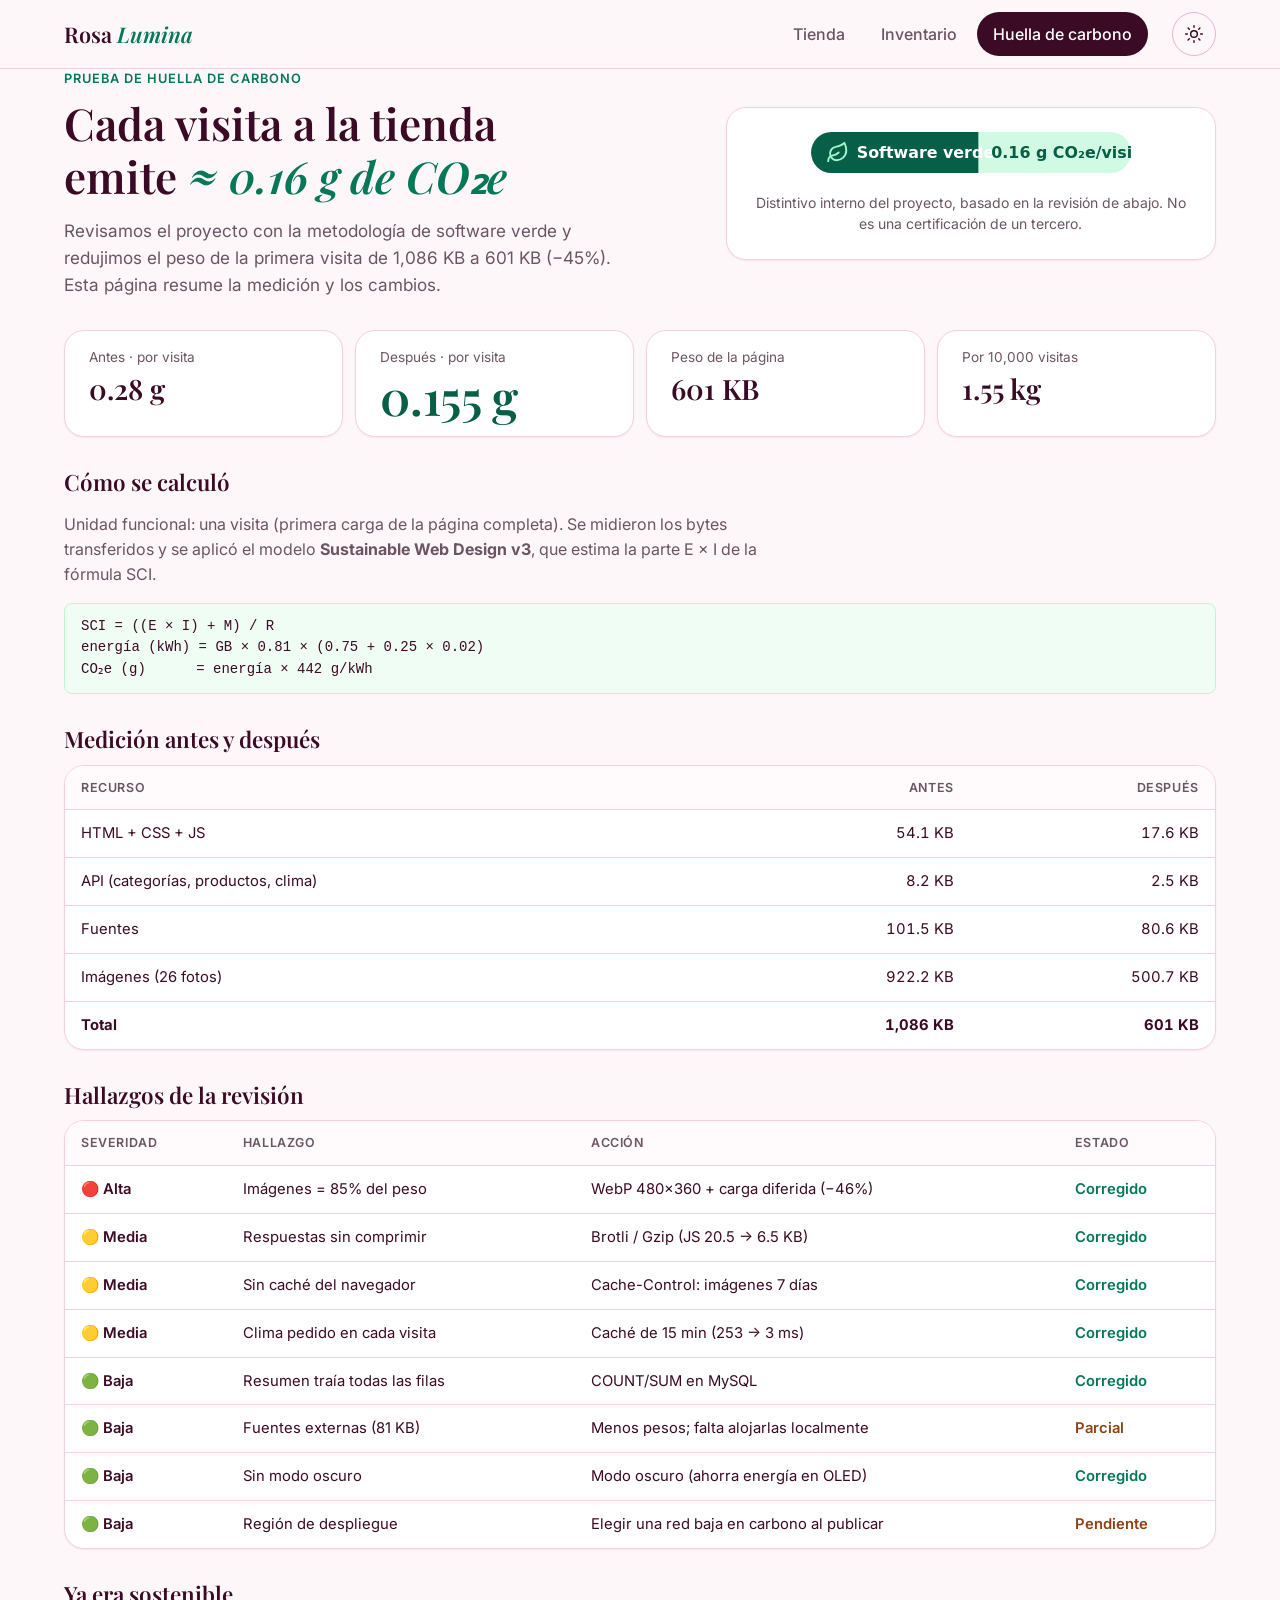
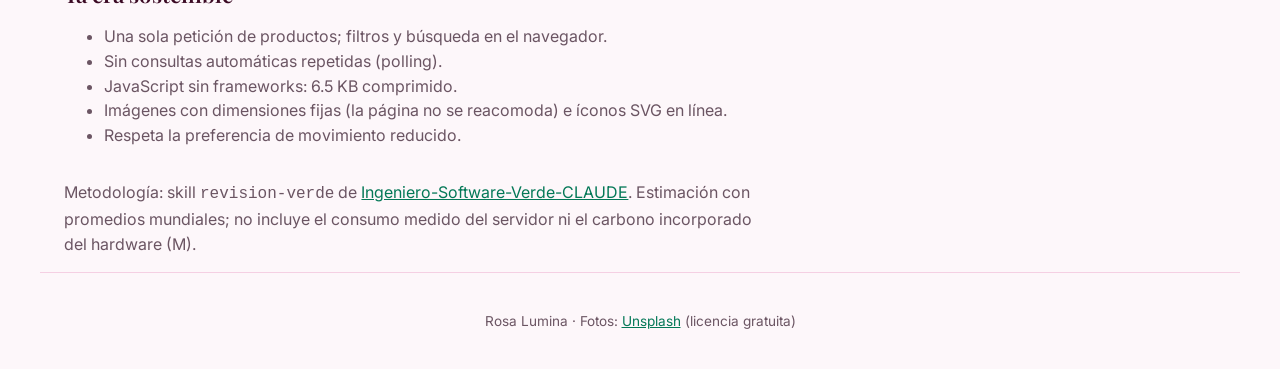
<file: wwwroot/sostenibilidad.html>
<!doctype html>
<html lang="es">
<head>
  <meta charset="utf-8">
  <meta name="viewport" content="width=device-width, initial-scale=1">
  <meta name="color-scheme" content="light dark">
  <script src="js/tema.js?v=2"></script>
  <title>Huella de carbono · Rosa Lumina</title>
  <link rel="preconnect" href="https://fonts.googleapis.com">
  <link rel="preconnect" href="https://fonts.gstatic.com" crossorigin>
  <link href="https://fonts.googleapis.com/css2?family=Inter:wght@400;500;600&family=Playfair+Display:wght@600&display=swap" rel="stylesheet">
  <link rel="stylesheet" href="css/styles.css?v=2">
  <style>
    .verde { --color-primary: #047857; --color-ring: #047857; }
    .tabs + .theme-btn { margin-left: var(--s-2); }
    .verde .eyebrow { color: var(--color-primary); }
    :root[data-theme="dark"] .verde { --color-primary: #34d399; --color-ring: #34d399; --color-on-primary: #04281c; }
    :root[data-theme="dark"] .grande { color: #6ee7b7 !important; }
    :root[data-theme="dark"] .formula { background: #0f2e25 !important; border-color: #1f5141 !important; color: var(--color-fg); }
    .intro { display: grid; gap: var(--s-5); align-items: center; margin-bottom: var(--s-6); }
    @media (min-width: 860px) { .intro { grid-template-columns: 1.3fr 1fr; } }
    .sello { padding: var(--s-5); text-align: center; }
    .sello img { width: 100%; max-width: 320px; height: auto; }
    .sello p { color: var(--color-muted-fg); font-size: .875rem; margin: var(--s-3) 0 0; }
    .grande { font: 600 3rem/1 var(--font-display); color: #065f46; font-variant-numeric: tabular-nums; }
    .compara { display: grid; gap: var(--s-3); grid-template-columns: repeat(auto-fit, minmax(180px, 1fr)); margin-bottom: var(--s-6); }
    h2.sec { font-size: 1.4rem; margin: var(--s-6) 0 var(--s-3); }
    .card.pad { padding: var(--s-4) var(--s-5); }
    .formula { font-family: ui-monospace, "Cascadia Code", monospace; font-size: .875rem; background: #f0fdf4; border: 1px solid #bbf7d0; border-radius: var(--radius-sm); padding: var(--s-3) var(--s-4); overflow-x: auto; white-space: pre; }
    .sev { font-weight: 600; white-space: nowrap; }
    .estado-ok { color: var(--color-success); font-weight: 600; }
    .estado-pend { color: var(--color-warning); font-weight: 600; }
    .prose { max-width: 70ch; color: var(--color-muted-fg); }
  </style>
</head>
<body class="verde">
  <a class="skip-link" href="#main">Saltar al contenido</a>
  <header class="topbar">
    <div class="container topbar-inner">
      <a href="./" class="logo"><span>Rosa <em>Lumina</em></span></a>
      <nav class="tabs" aria-label="Secciones">
        <a href="./#tienda" class="tab">Tienda</a>
        <a href="./#inventario" class="tab">Inventario</a>
        <a href="sostenibilidad.html" class="tab" aria-current="page">Huella de carbono</a>
      </nav>
      <button class="btn btn-ghost theme-btn" id="btnTema" aria-pressed="false" aria-label="Cambiar a modo oscuro">
        <svg class="icon i-sol" aria-hidden="true" viewBox="0 0 24 24"><circle cx="12" cy="12" r="4"/><path d="M12 2v2M12 20v2m-7.07-17.07 1.41 1.41m11.32 11.32 1.41 1.41M2 12h2m16 0h2M6.34 17.66l-1.41 1.41M19.07 4.93l-1.41 1.41"/></svg>
        <svg class="icon i-luna" aria-hidden="true" viewBox="0 0 24 24"><path d="M12 3a6 6 0 0 0 9 9 9 9 0 1 1-9-9Z"/></svg>
      </button>
    </div>
  </header>

  <main id="main" class="container">
    <section class="intro">
      <div>
        <p class="eyebrow">Prueba de huella de carbono</p>
        <h1>Cada visita a la tienda emite <em>≈ 0.16 g de CO₂e</em></h1>
        <p class="lead">Revisamos el proyecto con la metodología de software verde y redujimos el peso de la primera visita
          de 1,086 KB a 601 KB (−45%). Esta página resume la medición y los cambios.</p>
      </div>
      <div class="card sello">
        <img src="img/distintivo-verde.svg" width="252" height="32" alt="Distintivo Software verde: 0.16 g de CO2e por visita">
        <p>Distintivo interno del proyecto, basado en la revisión de abajo. No es una certificación de un tercero.</p>
      </div>
    </section>

    <div class="compara">
      <div class="card stat"><div class="stat-label">Antes · por visita</div><div class="stat-value">0.28 g</div></div>
      <div class="card stat"><div class="stat-label">Después · por visita</div><div class="stat-value grande">0.155 g</div></div>
      <div class="card stat"><div class="stat-label">Peso de la página</div><div class="stat-value">601 KB</div></div>
      <div class="card stat"><div class="stat-label">Por 10,000 visitas</div><div class="stat-value">1.55 kg</div></div>
    </div>

    <h2 class="sec">Cómo se calculó</h2>
    <p class="prose">Unidad funcional: una visita (primera carga de la página completa). Se midieron los bytes transferidos
      y se aplicó el modelo <strong>Sustainable Web Design v3</strong>, que estima la parte E × I de la fórmula SCI.</p>
    <div class="formula">SCI = ((E × I) + M) / R
energía (kWh) = GB × 0.81 × (0.75 + 0.25 × 0.02)
CO₂e (g)      = energía × 442 g/kWh</div>

    <h2 class="sec">Medición antes y después</h2>
    <div class="card table-card">
      <div class="table-wrap">
        <table>
          <thead><tr><th scope="col">Recurso</th><th scope="col" class="num">Antes</th><th scope="col" class="num">Después</th></tr></thead>
          <tbody>
            <tr><td>HTML + CSS + JS</td><td class="num">54.1 KB</td><td class="num">17.6 KB</td></tr>
            <tr><td>API (categorías, productos, clima)</td><td class="num">8.2 KB</td><td class="num">2.5 KB</td></tr>
            <tr><td>Fuentes</td><td class="num">101.5 KB</td><td class="num">80.6 KB</td></tr>
            <tr><td>Imágenes (26 fotos)</td><td class="num">922.2 KB</td><td class="num">500.7 KB</td></tr>
            <tr><td><strong>Total</strong></td><td class="num"><strong>1,086 KB</strong></td><td class="num"><strong>601 KB</strong></td></tr>
          </tbody>
        </table>
      </div>
    </div>

    <h2 class="sec">Hallazgos de la revisión</h2>
    <div class="card table-card">
      <div class="table-wrap">
        <table>
          <thead><tr><th scope="col">Severidad</th><th scope="col">Hallazgo</th><th scope="col">Acción</th><th scope="col">Estado</th></tr></thead>
          <tbody>
            <tr><td class="sev">🔴 Alta</td><td>Imágenes = 85% del peso</td><td>WebP 480×360 + carga diferida (−46%)</td><td class="estado-ok">Corregido</td></tr>
            <tr><td class="sev">🟡 Media</td><td>Respuestas sin comprimir</td><td>Brotli / Gzip (JS 20.5 → 6.5 KB)</td><td class="estado-ok">Corregido</td></tr>
            <tr><td class="sev">🟡 Media</td><td>Sin caché del navegador</td><td>Cache-Control: imágenes 7 días</td><td class="estado-ok">Corregido</td></tr>
            <tr><td class="sev">🟡 Media</td><td>Clima pedido en cada visita</td><td>Caché de 15 min (253 → 3 ms)</td><td class="estado-ok">Corregido</td></tr>
            <tr><td class="sev">🟢 Baja</td><td>Resumen traía todas las filas</td><td>COUNT/SUM en MySQL</td><td class="estado-ok">Corregido</td></tr>
            <tr><td class="sev">🟢 Baja</td><td>Fuentes externas (81 KB)</td><td>Menos pesos; falta alojarlas localmente</td><td class="estado-pend">Parcial</td></tr>
            <tr><td class="sev">🟢 Baja</td><td>Sin modo oscuro</td><td>Modo oscuro (ahorra energía en OLED)</td><td class="estado-ok">Corregido</td></tr>
            <tr><td class="sev">🟢 Baja</td><td>Región de despliegue</td><td>Elegir una red baja en carbono al publicar</td><td class="estado-pend">Pendiente</td></tr>
          </tbody>
        </table>
      </div>
    </div>

    <h2 class="sec">Ya era sostenible</h2>
    <ul class="prose">
      <li>Una sola petición de productos; filtros y búsqueda en el navegador.</li>
      <li>Sin consultas automáticas repetidas (polling).</li>
      <li>JavaScript sin frameworks: 6.5 KB comprimido.</li>
      <li>Imágenes con dimensiones fijas (la página no se reacomoda) e íconos SVG en línea.</li>
      <li>Respeta la preferencia de movimiento reducido.</li>
    </ul>

    <p class="prose" style="margin-top:var(--s-6)">Metodología: skill <code>revision-verde</code> de
      <a href="https://github.com/Interdato-SostenibilidadDigital/Ingeniero-Software-Verde-CLAUDE" target="_blank" rel="noopener">Ingeniero-Software-Verde-CLAUDE</a>.
      Estimación con promedios mundiales; no incluye el consumo medido del servidor ni el carbono incorporado del hardware (M).</p>
  </main>

  <footer class="footer container">
    <p>Rosa Lumina · Fotos: <a href="https://unsplash.com" target="_blank" rel="noopener">Unsplash</a> (licencia gratuita)</p>
  </footer>
</body>
</html>
</file>
<file: wwwroot/css/styles.css>
/* =========================================================
   ROSA LUMINA · Sistema de diseño
   Estilo: minimalista · Paleta: rosa + lavanda (belleza)
   Tipografía: Playfair Display (títulos) + Inter (texto)
   ========================================================= */

:root {
  /* Colores semánticos */
  --color-primary: #be185d;          /* rosa profundo, texto blanco 6.2:1 */
  --color-primary-hover: #9d174d;
  --color-on-primary: #ffffff;
  --color-secondary: #fce7f3;
  --color-accent: #7c3aed;           /* lavanda */
  --color-accent-soft: #f3e8ff;
  --color-bg: #fdf7fa;
  --color-card: #ffffff;
  --color-fg: #3b0a24;
  --color-muted-fg: #6b5563;
  --color-border: #f5d0e3;
  --color-border-strong: #e9b3cf;
  --color-success: #047857;
  --color-success-bg: #d1fae5;
  --color-warning: #92400e;
  --color-warning-bg: #fef3c7;
  --color-danger: #b91c1c;
  --color-danger-bg: #fee2e2;
  --color-ring: #be185d;
  --color-on-fg: #ffffff;
  --color-on-danger: #ffffff;
  --color-danger-hover: #991b1b;
  --color-surface-2: #fffafc;        /* encabezados de tabla, hover */
  --color-input: #ffffff;
  --color-topbar: rgb(253 247 250 / .85);
  --color-backdrop: rgb(59 10 36 / .45);
  --color-ring-soft: rgb(190 24 93 / .18);
  --color-invalid-bg: #fffafa;
  --color-tile-icon: rgb(59 10 36 / .55);
  --skeleton-a: #f6e7ef;
  --skeleton-b: #fbf2f7;
  --tile-1: #fce7f3, #fbcfe8;
  --tile-2: #ecfdf5, #d1fae5;
  --tile-3: #fff7ed, #fed7aa;
  --tile-4: #f3e8ff, #e9d5ff;
  --tile-5: #fdf2f8, #e0e7ff;
  --tile-6: #ffe4e6, #fecdd3;
  --tile-x: #f5f5f4, #e7e5e4;
  color-scheme: light;

  /* Tipografía */
  --font-display: "Playfair Display", Georgia, serif;
  --font-body: "Inter", system-ui, -apple-system, "Segoe UI", sans-serif;

  /* Espaciado (escala 4/8) */
  --s-1: 4px; --s-2: 8px; --s-3: 12px; --s-4: 16px;
  --s-5: 24px; --s-6: 32px; --s-7: 48px; --s-8: 64px;

  /* Forma y elevación */
  --radius-sm: 8px;
  --radius: 14px;
  --radius-lg: 20px;
  --shadow-sm: 0 1px 2px rgb(59 10 36 / .06);
  --shadow: 0 4px 16px rgb(59 10 36 / .08);
  --shadow-lg: 0 16px 48px rgb(59 10 36 / .18);

  /* Movimiento */
  --t-fast: 150ms;
  --t: 220ms;
  --ease-out: cubic-bezier(.2, .8, .2, 1);

  /* Capas */
  --z-header: 20;
  --z-toast: 100;
}

/* ---------- Tema oscuro ----------
   Tonos desaturados (no colores invertidos). Contraste AA verificado:
   texto #f8e8f0 sobre #241820 ≈ 14:1 · texto atenuado #c9b0bf ≈ 8:1 ·
   botón primario #2a0a1c sobre #f472b6 ≈ 7:1 */
:root[data-theme="dark"] {
  --color-primary: #f472b6;
  --color-primary-hover: #f9a8d4;
  --color-on-primary: #2a0a1c;
  --color-secondary: #3a2230;
  --color-accent: #c4b5fd;
  --color-accent-soft: #2a2140;
  --color-bg: #1a1016;
  --color-card: #241820;
  --color-fg: #f8e8f0;
  --color-muted-fg: #c9b0bf;
  --color-border: #3d2a35;
  --color-border-strong: #5a3f4e;
  --color-success: #6ee7b7;
  --color-success-bg: #0f2e25;
  --color-warning: #fcd34d;
  --color-warning-bg: #3a2a0e;
  --color-danger: #fca5a5;
  --color-danger-bg: #3b1414;
  --color-ring: #f472b6;
  --color-on-fg: #1a1016;
  --color-on-danger: #3b0a0a;
  --color-danger-hover: #f87171;
  --color-surface-2: #2b1d26;
  --color-input: #1f141b;
  --color-topbar: rgb(26 16 22 / .85);
  --color-backdrop: rgb(0 0 0 / .6);
  --color-ring-soft: rgb(244 114 182 / .25);
  --color-invalid-bg: #2e1418;
  --color-tile-icon: rgb(248 232 240 / .6);
  --skeleton-a: #2b1d26;
  --skeleton-b: #3a2a34;
  --tile-1: #4a1f36, #3a1830;
  --tile-2: #12352b, #0f2a22;
  --tile-3: #43291a, #352015;
  --tile-4: #33224d, #281b3d;
  --tile-5: #3a2236, #262446;
  --tile-6: #4a1d26, #3a161e;
  --tile-x: #33302e, #292524;
  --shadow-sm: 0 1px 2px rgb(0 0 0 / .3);
  --shadow: 0 4px 16px rgb(0 0 0 / .35);
  --shadow-lg: 0 16px 48px rgb(0 0 0 / .5);
  color-scheme: dark;
}
:root[data-theme="dark"] .product-media img { filter: brightness(.92); }

body { transition: background-color var(--t), color var(--t); }

* { box-sizing: border-box; }

html { scroll-behavior: smooth; }

body {
  margin: 0;
  font-family: var(--font-body);
  font-size: 16px;
  line-height: 1.55;
  color: var(--color-fg);
  background: var(--color-bg);
  -webkit-font-smoothing: antialiased;
  min-height: 100dvh;
  display: flex;
  flex-direction: column;
}

h1, h2, h3 { font-family: var(--font-display); line-height: 1.2; margin: 0; text-wrap: balance; }
h1 { font-size: clamp(1.9rem, 4vw, 2.75rem); font-weight: 600; }
h2 { font-size: 1.25rem; font-weight: 600; }
em { font-style: italic; color: var(--color-primary); }
a { color: var(--color-primary); }

.container { width: 100%; max-width: 1200px; margin: 0 auto; padding: 0 var(--s-4); }
@media (min-width: 768px) { .container { padding: 0 var(--s-5); } }

.icon {
  width: 20px; height: 20px; flex-shrink: 0;
  fill: none; stroke: currentColor; stroke-width: 1.75;
  stroke-linecap: round; stroke-linejoin: round;
}

.sr-only {
  position: absolute; width: 1px; height: 1px; padding: 0; margin: -1px;
  overflow: hidden; clip: rect(0 0 0 0); white-space: nowrap; border: 0;
}

.skip-link {
  position: absolute; left: var(--s-4); top: -60px; z-index: 1000;
  background: var(--color-primary); color: var(--color-on-primary);
  padding: var(--s-2) var(--s-4); border-radius: var(--radius-sm);
}
.skip-link:focus { top: var(--s-2); }

:focus-visible { outline: 3px solid var(--color-ring); outline-offset: 2px; border-radius: 6px; }

/* ---------- Botones ---------- */
.btn {
  display: inline-flex; align-items: center; justify-content: center; gap: var(--s-2);
  min-height: 44px; padding: 0 var(--s-4);
  border: 1px solid transparent; border-radius: 999px;
  font: 600 .95rem/1 var(--font-body);
  cursor: pointer; text-decoration: none;
  transition: background-color var(--t-fast), border-color var(--t-fast), color var(--t-fast), transform var(--t-fast);
  touch-action: manipulation;
}
.btn:active { transform: scale(.97); }
.btn:disabled { opacity: .5; cursor: not-allowed; transform: none; }
.btn-primary { background: var(--color-primary); color: var(--color-on-primary); }
.btn-primary:hover:not(:disabled) { background: var(--color-primary-hover); }
.btn-ghost { background: transparent; color: var(--color-fg); border-color: var(--color-border-strong); }
.btn-ghost:hover:not(:disabled) { background: var(--color-secondary); }
.btn-danger { background: var(--color-danger); color: var(--color-on-danger); }
.btn-danger:hover:not(:disabled) { background: var(--color-danger-hover); }
.btn-icon { width: 44px; padding: 0; background: transparent; color: var(--color-muted-fg); }
.btn-icon:hover { background: var(--color-secondary); color: var(--color-fg); }
.btn-icon.danger:hover { background: var(--color-danger-bg); color: var(--color-danger); }
.btn-block { width: 100%; }
.btn-sm { min-height: 36px; padding: 0 var(--s-3); font-size: .875rem; }

/* ---------- Encabezado ---------- */
.topbar {
  position: sticky; top: 0; z-index: var(--z-header);
  background: var(--color-topbar);
  backdrop-filter: saturate(160%) blur(10px);
  border-bottom: 1px solid var(--color-border);
}
.topbar-inner { display: flex; align-items: center; gap: var(--s-4); height: 68px; }
.logo {
  display: inline-flex; align-items: center; gap: var(--s-2);
  font: 600 1.35rem var(--font-display); color: var(--color-fg); text-decoration: none;
}
.logo .icon { color: var(--color-primary); width: 24px; height: 24px; }

.tabs { display: flex; gap: var(--s-1); margin-left: auto; }
.tab {
  display: inline-flex; align-items: center; gap: var(--s-2);
  min-height: 44px; padding: 0 var(--s-4); border-radius: 999px;
  color: var(--color-muted-fg); font-weight: 500; text-decoration: none;
  transition: background-color var(--t-fast), color var(--t-fast);
}
.tab:hover { color: var(--color-fg); background: var(--color-secondary); }
.tab[aria-current="page"] { background: var(--color-fg); color: var(--color-on-fg); }
@media (max-width: 560px) {
  .tab { padding: 0 var(--s-3); }
  .logo span { display: none; }
}

.theme-btn { width: 44px; padding: 0; }
.theme-btn .i-luna { display: none; }
:root[data-theme="dark"] .theme-btn .i-sol { display: none; }
:root[data-theme="dark"] .theme-btn .i-luna { display: block; }
.cart-btn { position: relative; width: 44px; padding: 0; }
.badge {
  position: absolute; top: -4px; right: -4px;
  min-width: 22px; height: 22px; padding: 0 6px; border-radius: 999px;
  background: var(--color-primary); color: var(--color-on-primary);
  font: 600 .75rem/22px var(--font-body); text-align: center;
}

/* ---------- Layout general ---------- */
main { flex: 1; padding-top: var(--s-6); padding-bottom: var(--s-8); }
main:focus { outline: none; }
.eyebrow {
  margin: 0 0 var(--s-2); font-size: .8rem; font-weight: 600;
  letter-spacing: .08em; text-transform: uppercase; color: var(--color-accent);
}
.lead { color: var(--color-muted-fg); font-size: 1.075rem; max-width: 52ch; margin: var(--s-4) 0 0; }

.card {
  background: var(--color-card);
  border: 1px solid var(--color-border);
  border-radius: var(--radius-lg);
  box-shadow: var(--shadow-sm);
}

/* ---------- Hero + clima ---------- */
.hero {
  display: grid; gap: var(--s-5); align-items: center;
  grid-template-columns: 1fr;
  margin-bottom: var(--s-7);
}
@media (min-width: 900px) { .hero { grid-template-columns: 1.15fr 1fr; gap: var(--s-7); } }

.weather { padding: var(--s-5); background: linear-gradient(160deg, var(--color-card) 0%, var(--color-card) 55%, var(--color-accent-soft) 100%); }
.weather-head { display: flex; align-items: center; justify-content: space-between; gap: var(--s-3); margin-bottom: var(--s-4); }
.weather-head h2 { display: flex; align-items: center; gap: var(--s-2); font-size: 1.1rem; }
.weather-head h2 .icon { color: var(--color-accent); }

.select-sm, select, input, textarea {
  font: 400 1rem var(--font-body); color: var(--color-fg);
  background: var(--color-input); border: 1px solid var(--color-border-strong); border-radius: var(--radius-sm);
}
.select-sm { min-height: 40px; padding: 0 var(--s-3); cursor: pointer; }

.weather-now { display: flex; align-items: center; gap: var(--s-4); }
.weather-now .big-icon { width: 56px; height: 56px; color: var(--color-accent); stroke-width: 1.5; }
.temp { font: 600 3rem/1 var(--font-display); font-variant-numeric: tabular-nums; }
.weather-desc { color: var(--color-muted-fg); }
.weather-meta { display: flex; flex-wrap: wrap; gap: var(--s-2); margin: var(--s-4) 0; padding: 0; list-style: none; }
.weather-meta li {
  display: inline-flex; align-items: center; gap: 6px;
  padding: 6px var(--s-3); border-radius: 999px;
  background: var(--color-bg); border: 1px solid var(--color-border); font-size: .875rem;
}
.weather-meta .icon { width: 16px; height: 16px; color: var(--color-muted-fg); }
.uv-alto { background: var(--color-warning-bg) !important; border-color: #fcd34d !important; color: var(--color-warning); }

.tip {
  display: flex; gap: var(--s-3); align-items: flex-start;
  padding: var(--s-3) var(--s-4); border-radius: var(--radius);
  background: var(--color-secondary); font-size: .95rem;
}
.tip .icon { color: var(--color-primary); margin-top: 2px; }
.tip button { margin-top: var(--s-2); }

.forecast { display: grid; grid-template-columns: repeat(3, 1fr); gap: var(--s-2); margin-top: var(--s-4); }
.forecast div {
  text-align: center; padding: var(--s-2); border-radius: var(--radius-sm);
  border: 1px solid var(--color-border); background: var(--color-card); font-size: .85rem;
}
.forecast .icon { width: 22px; height: 22px; color: var(--color-accent); display: block; margin: 4px auto; }
.forecast strong { font-variant-numeric: tabular-nums; }
.weather-source { margin: var(--s-3) 0 0; font-size: .8rem; color: var(--color-muted-fg); }

.skeleton {
  border-radius: var(--radius-sm);
  background: linear-gradient(90deg, var(--skeleton-a) 25%, var(--skeleton-b) 50%, var(--skeleton-a) 75%);
  background-size: 200% 100%;
  animation: shimmer 1.2s infinite;
}
@keyframes shimmer { to { background-position: -200% 0; } }

/* ---------- Filtros y búsqueda ---------- */
.toolbar { display: flex; flex-wrap: wrap; gap: var(--s-3); align-items: center; justify-content: space-between; margin-bottom: var(--s-3); }
.chips { display: flex; flex-wrap: wrap; gap: var(--s-2); }
.chip {
  min-height: 40px; padding: 0 var(--s-4); border-radius: 999px;
  border: 1px solid var(--color-border-strong); background: var(--color-input); color: var(--color-fg);
  font: 500 .9rem var(--font-body); cursor: pointer;
  transition: background-color var(--t-fast), color var(--t-fast), border-color var(--t-fast);
}
.chip:hover { border-color: var(--color-primary); }
.chip[aria-pressed="true"] { background: var(--color-primary); border-color: var(--color-primary); color: var(--color-on-primary); }

.search { position: relative; flex: 1 1 260px; max-width: 360px; }
.search .icon { position: absolute; left: 12px; top: 50%; transform: translateY(-50%); color: var(--color-muted-fg); width: 18px; height: 18px; pointer-events: none; }
.search input { width: 100%; min-height: 44px; padding: 0 var(--s-3) 0 40px; border-radius: 999px; }

.result-count { color: var(--color-muted-fg); font-size: .9rem; margin: 0 0 var(--s-4); }

/* ---------- Catálogo ---------- */
.grid { display: grid; gap: var(--s-4); grid-template-columns: repeat(auto-fill, minmax(230px, 1fr)); }

.product { display: flex; flex-direction: column; overflow: hidden; transition: box-shadow var(--t), transform var(--t) var(--ease-out); }
.product:hover { box-shadow: var(--shadow); transform: translateY(-2px); }
.product-media {
  position: relative; aspect-ratio: 4 / 3;
  display: grid; place-items: center;
}
.product-media img, .cart-thumb img { position: absolute; inset: 0; width: 100%; height: 100%; object-fit: cover; }
.product-media img { transition: transform var(--t) var(--ease-out); }
.product:hover .product-media img { transform: scale(1.03); }
.product-media { overflow: hidden; }
.product-media .stock-tag { z-index: 1; }
.cart-thumb { position: relative; overflow: hidden; }
.product-media .icon { width: 56px; height: 56px; stroke-width: 1.25; color: var(--color-tile-icon); }
.product-media .stock-tag { position: absolute; top: var(--s-3); left: var(--s-3); }
.product-body { display: flex; flex-direction: column; gap: 4px; padding: var(--s-4); flex: 1; }
.product-brand { font-size: .78rem; font-weight: 600; letter-spacing: .06em; text-transform: uppercase; color: var(--color-muted-fg); }
.product-name { font: 600 1.05rem/1.3 var(--font-display); }
.product-desc { font-size: .875rem; color: var(--color-muted-fg); margin: 0; }
.product-foot { display: flex; align-items: center; justify-content: space-between; gap: var(--s-2); margin-top: auto; padding-top: var(--s-3); }
.price { font-weight: 600; font-size: 1.1rem; font-variant-numeric: tabular-nums; }

/* Fondos por categoría */
.cat-1 { background: linear-gradient(135deg, var(--tile-1)); }
.cat-2 { background: linear-gradient(135deg, var(--tile-2)); }
.cat-3 { background: linear-gradient(135deg, var(--tile-3)); }
.cat-4 { background: linear-gradient(135deg, var(--tile-4)); }
.cat-5 { background: linear-gradient(135deg, var(--tile-5)); }
.cat-6 { background: linear-gradient(135deg, var(--tile-6)); }
.cat-x { background: linear-gradient(135deg, var(--tile-x)); }

/* ---------- Etiquetas de estado ---------- */
.tag {
  display: inline-flex; align-items: center; gap: 4px;
  padding: 2px 10px; border-radius: 999px; font-size: .78rem; font-weight: 600; white-space: nowrap;
}
.tag .icon { width: 14px; height: 14px; }
.tag-ok { background: var(--color-success-bg); color: var(--color-success); }
.tag-low { background: var(--color-warning-bg); color: var(--color-warning); }
.tag-out { background: var(--color-danger-bg); color: var(--color-danger); }

.empty { text-align: center; padding: var(--s-7) var(--s-4); color: var(--color-muted-fg); grid-column: 1 / -1; }
.empty .icon { width: 40px; height: 40px; color: var(--color-border-strong); margin-bottom: var(--s-2); }

/* ---------- Inventario ---------- */
.section-head { display: flex; flex-wrap: wrap; align-items: flex-end; justify-content: space-between; gap: var(--s-4); margin-bottom: var(--s-5); }

.stats { display: grid; gap: var(--s-3); grid-template-columns: repeat(auto-fit, minmax(170px, 1fr)); margin-bottom: var(--s-5); }
.stat { padding: var(--s-4) var(--s-5); }
.stat-label { font-size: .85rem; color: var(--color-muted-fg); }
.stat-value { font: 600 1.75rem/1.2 var(--font-display); font-variant-numeric: tabular-nums; margin-top: 4px; }
.stat.warn .stat-value { color: var(--color-warning); }
.stat.danger .stat-value { color: var(--color-danger); }

.table-card { overflow: hidden; }
.table-tools { display: flex; flex-wrap: wrap; gap: var(--s-3); align-items: center; justify-content: space-between; padding: var(--s-4); border-bottom: 1px solid var(--color-border); }
.check { display: inline-flex; align-items: center; gap: var(--s-2); font-size: .9rem; cursor: pointer; min-height: 44px; }
.check input { width: 18px; height: 18px; accent-color: var(--color-primary); }

.table-wrap { overflow-x: auto; }
table { width: 100%; border-collapse: collapse; font-size: .925rem; }
th, td { padding: var(--s-3) var(--s-4); text-align: left; border-bottom: 1px solid var(--color-border); vertical-align: middle; }
th { font-size: .78rem; font-weight: 600; text-transform: uppercase; letter-spacing: .05em; color: var(--color-muted-fg); background: var(--color-surface-2); white-space: nowrap; }
tbody tr:hover { background: var(--color-surface-2); }
tbody tr:last-child td { border-bottom: 0; }
.num { text-align: right; font-variant-numeric: tabular-nums; }
.sku { font-family: ui-monospace, "Cascadia Code", monospace; font-size: .85rem; color: var(--color-muted-fg); }
.cell-name strong { display: block; font-weight: 600; }
.cell-name span { font-size: .82rem; color: var(--color-muted-fg); }
.row-actions { display: flex; justify-content: flex-end; gap: 2px; }

/* ---------- Diálogos ---------- */
dialog { border: 0; padding: 0; color: var(--color-fg); background: var(--color-card); box-shadow: var(--shadow-lg); }
dialog::backdrop { background: var(--color-backdrop); backdrop-filter: blur(2px); }

.modal { width: min(560px, calc(100vw - 32px)); border-radius: var(--radius-lg); padding: var(--s-5); }
.modal-sm { width: min(420px, calc(100vw - 32px)); }
.modal[open] { animation: pop var(--t) var(--ease-out); }
.modal-head { display: flex; align-items: center; justify-content: space-between; margin-bottom: var(--s-4); }
.modal-foot { display: flex; justify-content: flex-end; gap: var(--s-2); margin-top: var(--s-5); }
.modal-sm p { color: var(--color-muted-fg); }
@keyframes pop { from { opacity: 0; transform: translateY(8px) scale(.98); } }

.form-grid { display: grid; grid-template-columns: 1fr 1fr; gap: var(--s-4); }
.span-2 { grid-column: span 2; }
@media (max-width: 520px) { .form-grid { grid-template-columns: 1fr; } .span-2 { grid-column: auto; } }
.field { display: flex; flex-direction: column; gap: 6px; }
.field label { font-size: .875rem; font-weight: 500; }
.field label span { color: var(--color-primary); }
.field input, .field select, .field textarea { min-height: 44px; padding: var(--s-2) var(--s-3); width: 100%; }
.field textarea { resize: vertical; }
.field small { font-size: .8rem; color: var(--color-muted-fg); }
.field input[aria-invalid="true"], .field select[aria-invalid="true"] { border-color: var(--color-danger); background: var(--color-invalid-bg); }
.field input:focus, .field select:focus, .field textarea:focus, .search input:focus, .select-sm:focus { outline: none; border-color: var(--color-primary); box-shadow: 0 0 0 3px var(--color-ring-soft); }

.form-error { padding: var(--s-3) var(--s-4); margin-bottom: var(--s-4); border-radius: var(--radius-sm); background: var(--color-danger-bg); color: var(--color-danger); font-size: .9rem; font-weight: 500; }

/* Carrito lateral */
.drawer {
  margin: 0 0 0 auto; height: 100dvh; max-height: 100dvh;
  width: min(420px, 100vw); display: none; flex-direction: column;
  border-radius: var(--radius-lg) 0 0 var(--radius-lg);
}
.drawer[open] { display: flex; animation: slide var(--t) var(--ease-out); }
@keyframes slide { from { transform: translateX(100%); } }
.drawer-head { display: flex; align-items: center; justify-content: space-between; padding: var(--s-4) var(--s-5); border-bottom: 1px solid var(--color-border); }
.drawer-body { flex: 1; overflow-y: auto; padding: var(--s-3) var(--s-5); }
.drawer-foot { padding: var(--s-4) var(--s-5) var(--s-5); border-top: 1px solid var(--color-border); }
.total-row { display: flex; justify-content: space-between; align-items: baseline; margin-bottom: var(--s-4); font-size: 1.05rem; }
.total-row strong { font-size: 1.4rem; font-variant-numeric: tabular-nums; }

.cart-item { display: grid; grid-template-columns: 48px 1fr auto; gap: var(--s-3); align-items: center; padding: var(--s-3) 0; border-bottom: 1px solid var(--color-border); }
.cart-thumb { width: 48px; height: 48px; border-radius: var(--radius-sm); display: grid; place-items: center; }
.cart-thumb .icon { width: 22px; height: 22px; color: var(--color-tile-icon); }
.cart-item h3 { font: 600 .95rem/1.3 var(--font-body); }
.cart-item small { color: var(--color-muted-fg); font-variant-numeric: tabular-nums; }
.qty { display: inline-flex; align-items: center; border: 1px solid var(--color-border-strong); border-radius: 999px; }
.qty button { width: 36px; height: 36px; border: 0; background: none; cursor: pointer; display: grid; place-items: center; color: var(--color-fg); border-radius: 999px; }
.qty button:hover:not(:disabled) { background: var(--color-secondary); }
.qty button:disabled { opacity: .35; cursor: not-allowed; }
.qty button .icon { width: 16px; height: 16px; }
.qty span { min-width: 24px; text-align: center; font-weight: 600; font-variant-numeric: tabular-nums; }

/* ---------- Toasts ---------- */
.toasts { position: fixed; bottom: var(--s-5); left: 50%; transform: translateX(-50%); z-index: var(--z-toast); display: flex; flex-direction: column; gap: var(--s-2); width: min(420px, calc(100vw - 32px)); }
.toast {
  display: flex; align-items: center; gap: var(--s-3);
  padding: var(--s-3) var(--s-4); border-radius: var(--radius);
  background: var(--color-fg); color: var(--color-on-fg); box-shadow: var(--shadow-lg); font-size: .95rem;
  animation: pop var(--t) var(--ease-out);
}
.toast.error { background: var(--color-danger); }
.toast .icon { width: 18px; height: 18px; }

.distintivo { display: inline-block; border-radius: 999px; transition: transform var(--t-fast); }
.distintivo:hover { transform: translateY(-1px); }
.distintivo img { display: block; }
.footer { padding-top: var(--s-5); padding-bottom: var(--s-5); border-top: 1px solid var(--color-border); color: var(--color-muted-fg); font-size: .85rem; text-align: center; }

/* ---------- Movimiento reducido ---------- */
@media (prefers-reduced-motion: reduce) {
  *, *::before, *::after { animation-duration: .01ms !important; animation-iteration-count: 1 !important; transition-duration: .01ms !important; scroll-behavior: auto !important; }
}
</file>
